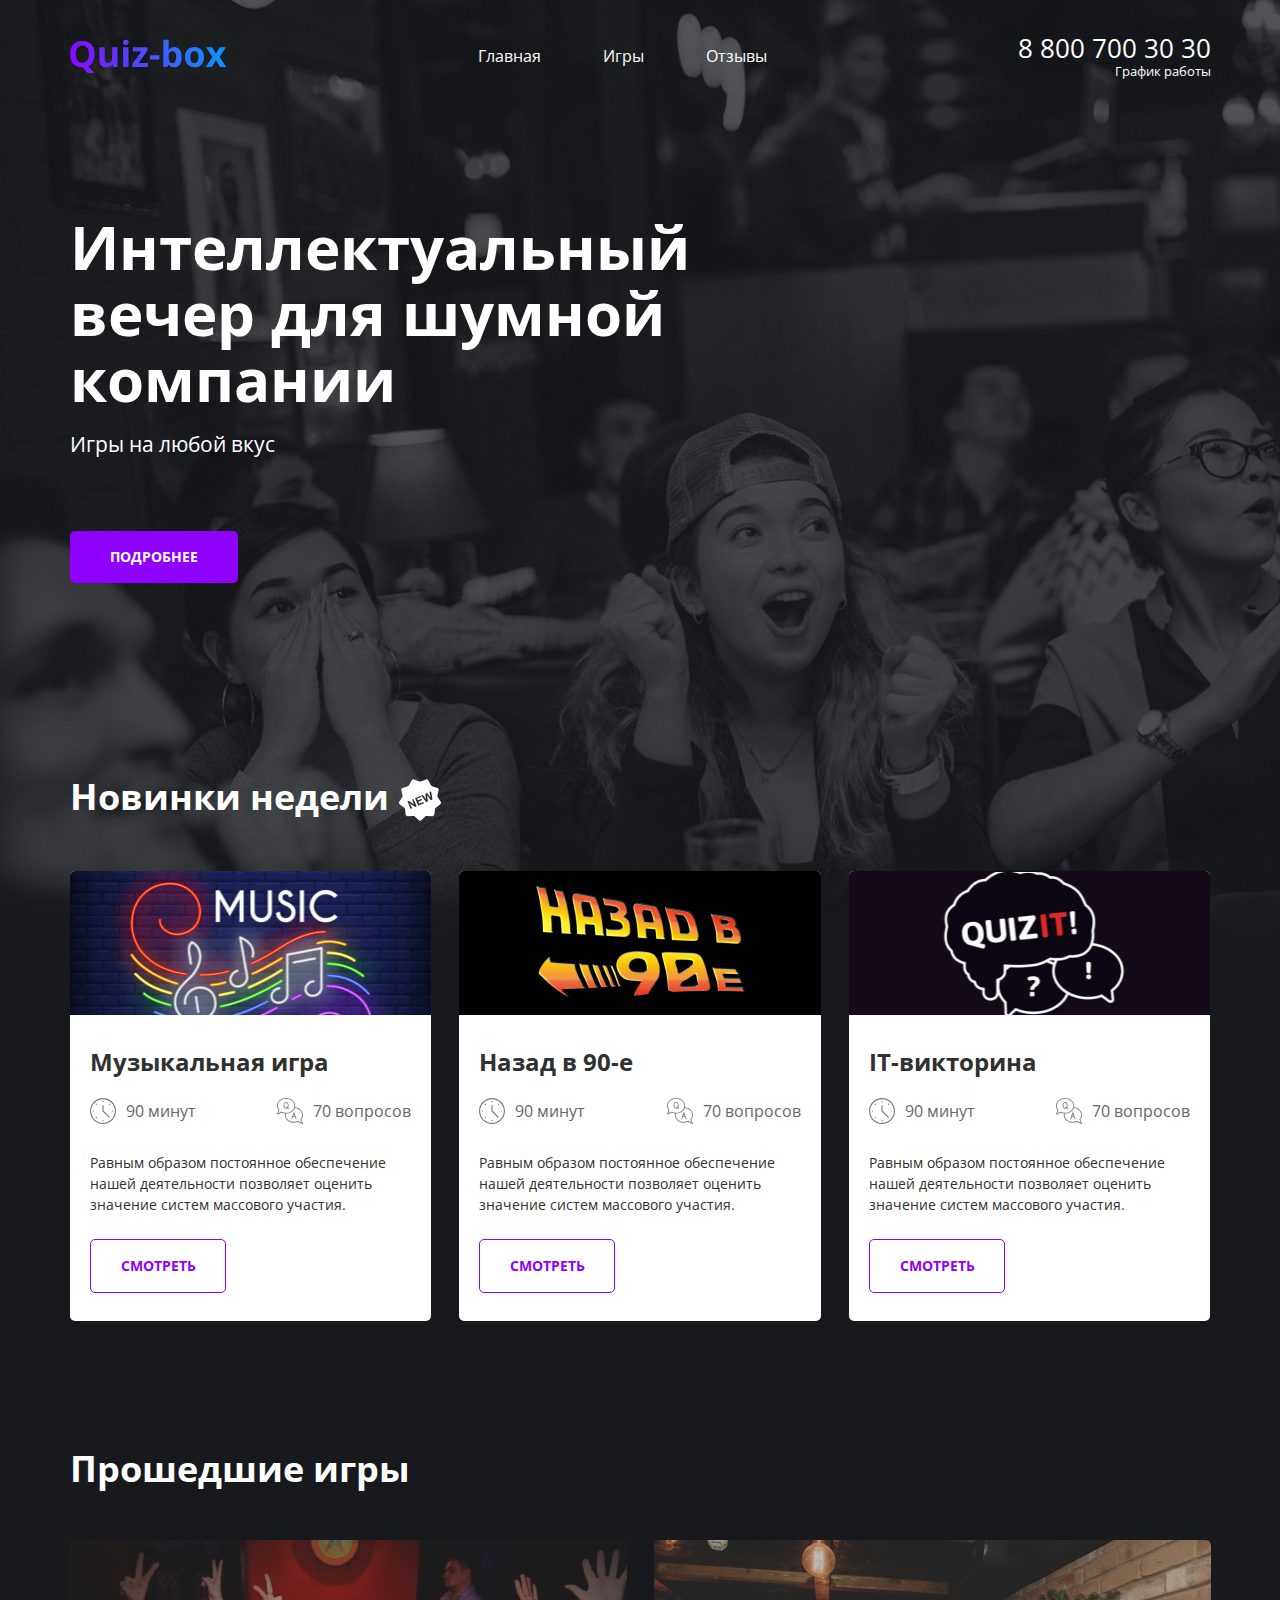
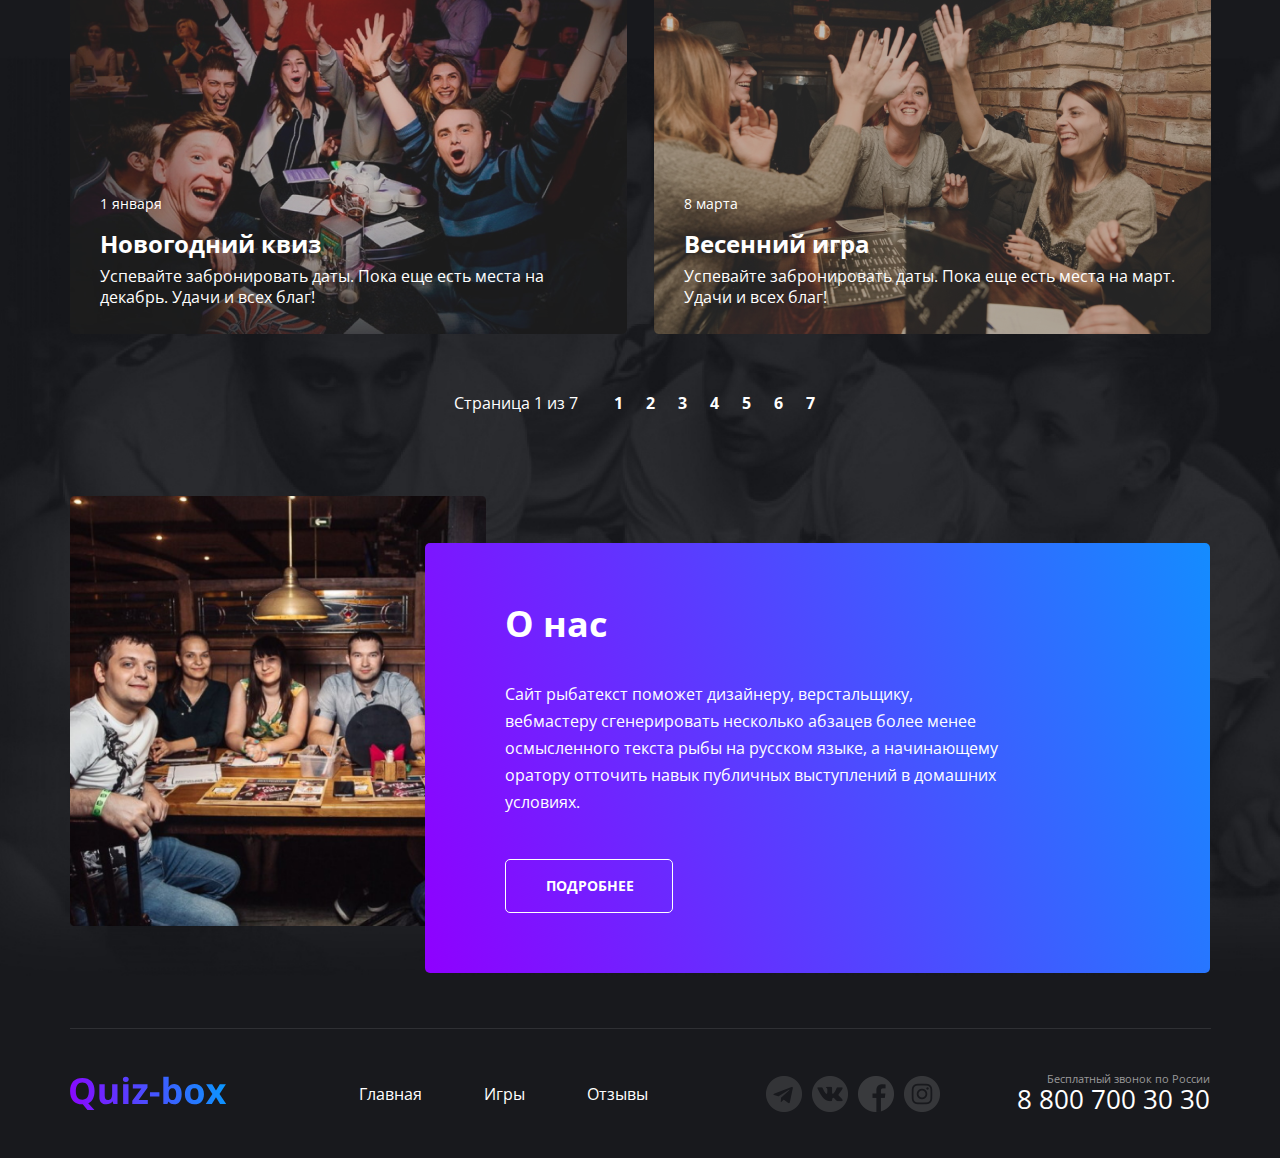
<file: index.html>
<!DOCTYPE html>
<html lang="ru">

<head>
  <meta charset="UTF-8">
  <meta http-equiv="X-UA-Compatible" content="IE=edge">
  <meta name="viewport" content="width=device-width, initial-scale=1.0">
  <title>Quiz | Main</title>
  <link rel="preconnect" href="https://fonts.googleapis.com">
  <link rel="preconnect" href="https://fonts.gstatic.com" crossorigin>
  <link
    href="https://fonts.googleapis.com/css2?family=Open+Sans:ital,wght@0,300;0,400;0,600;0,700;0,800;1,300;1,400;1,600;1,700;1,800&display=swap"
    rel="stylesheet">
  <link rel="stylesheet" href="./style/main.css">
</head>

<body>
  <div class="wrapper">
    <div class="wrapper__content wrapper__content--main">
      <header class="header">
        <div class="container header__container">
          <a href="./index.html" class="logo">
            <img src="./img/logo.svg" alt="Logo" class="logo__img">
          </a>
          <nav class="menu">
            <ul class="menu__list">
              <li class="menu__item"><a href="#" class="menu__link">Главная</a></li>
              <li class="menu__item"><a href="./games.html" class="menu__link">Игры</a></li>
              <li class="menu__item"><a href="./reviews.html" class="menu__link">Отзывы</a></li>
            </ul>
          </nav>
          <adress class="contacts">
            <a href="tel:+78007003030" class="contacts__phone">8 800 700 30 30</a>
            <div class="contacts__dropdown">
              <a class="contacts__dropdown-title">График работы</a>
              <div class="contacts__dropdown-menu">
                <div class="contacts__dropdown-up">пн-вс: 09:00 - 20:00</div>
                <div class="contacts__dropdown-down">Обед: 14:00-14:30</div>
              </div>
            </div>
          </adress>
        </div>
      </header>
      <main class="maincontent">
        <section class="hero">
          <div class="container">
            <h1 class="hero__title">Интеллектуальный вечер для шумной компании</h1>
            <h4 class="hero__subtitle">Игры на любой вкус</h4>
            <a href="#" class="btn">Подробнее</a>
          </div>
        </section>
        <section class="newgames">
          <div class="container">
            <h2 class="title title--icon">Новинки недели</h2>
            <ul class="newgames__list">
              <li class="newgames__item">
                <div class="newgames__header">
                  <img src="./img/music.png" alt="music" class="newgames__header-img">
                </div>
                <div class="newgames__content">
                  <h3 class="newgames__title">Музыкальная игра</h3>
                  <ul class="newgames__list-sub">
                    <li class="newgames__item-sub">
                      <img src="./img/clock.svg" alt="clock" class="newgames__img">
                      <div class="newgames__text">90 минут</div>
                    </li>
                    <li class="newgames__item-sub">
                      <img src="./img/qa.svg" alt="qa" class="newgames__img">
                      <div class="newgames__text">70 вопросов</div>
                    </li>
                  </ul>
                  <p class="newgames__ph">Равным образом постоянное обеспечение нашей деятельности позволяет оценить
                    значение
                    систем массового участия.</p>
                  <a href="#" class="btn btn--color--violet">Смотреть</a>
                </div>
              </li>
              <li class="newgames__item">
                <div class="newgames__header">
                  <img src="./img/90.png" alt="90" class="newgames__header-img">
                </div>
                <div class="newgames__content">
                  <h3 class="newgames__title">Назад в 90-е</h3>
                  <ul class="newgames__list-sub">
                    <li class="newgames__item-sub">
                      <img src="./img/clock.svg" alt="clock" class="newgames__img">
                      <div class="newgames__text">90 минут</div>
                    </li>
                    <li class="newgames__item-sub">
                      <img src="./img/qa.svg" alt="qa" class="newgames__img">
                      <div class="newgames__text">70 вопросов</div>
                    </li>
                  </ul>
                  <p class="newgames__ph">Равным образом постоянное обеспечение нашей деятельности позволяет оценить
                    значение
                    систем массового участия.</p>
                  <a href="#" class="btn btn--color--violet">Смотреть</a>
                </div>
              </li>
              <li class="newgames__item">
                <div class="newgames__header">
                  <img src="./img/IT.png" alt="it" class="newgames__header-img">
                </div>
                <div class="newgames__content">
                  <h3 class="newgames__title">IT-викторина</h3>
                  <ul class="newgames__list-sub">
                    <li class="newgames__item-sub">
                      <img src="./img/clock.svg" alt="clock" class="newgames__img">
                      <div class="newgames__text">90 минут</div>
                    </li>
                    <li class="newgames__item-sub">
                      <img src="./img/qa.svg" alt="qa" class="newgames__img">
                      <div class="newgames__text">70 вопросов</div>
                    </li>
                  </ul>
                  <p class="newgames__ph">Равным образом постоянное обеспечение нашей деятельности позволяет оценить
                    значение
                    систем массового участия.</p>
                  <a href="#" class="btn btn--color--violet">Смотреть</a>
                </div>
              </li>
            </ul>
          </div>
        </section>
        <section class="pastgames">
          <div class="container">
            <h2 class="title">Прошедшие игры</h2>
            <ul class="pastgames__list">
              <li class="pastgames__item single-pastgames">
                <img src="./img/games-1.png" alt="games-1" class="pastgames__cover">
                <div class="single-pastgames__text">
                  <div class="single-pastgames__date">1 января</div>
                  <div class="single-pastgames__title">Новогодний квиз</div>
                  <div class="single-pastgames__subtitle">Успевайте забронировать даты. Пока еще есть места на декабрь. Удачи и
                    всех
                    благ!</div>
                </div>
              </li>
              <li class="pastgames__item single-pastgames">
                <img src="./img/games-2.png" alt="games-1" class="pastgames__cover">
                <div class="single-pastgames__text">
                  <div class="single-pastgames__date">8 марта</div>
                  <div class="single-pastgames__title">Весенний игра</div>
                  <div class="single-pastgames__subtitle">Успевайте забронировать даты. Пока еще есть места на март. Удачи и
                    всех
                    благ!</div>
                </div>
              </li>
            </ul>
            <div class="paginator">
              <div class="paginator__display">Страница 1 из 7</div>
              <ul class="paginator__list">
                <li class="paginator__item"><a href="#" class="paginator__link">1</a></li>
                <li class="paginator__item"><a href="#" class="paginator__link">2</a></li>
                <li class="paginator__item"><a href="#" class="paginator__link">3</a></li>
                <li class="paginator__item"><a href="#" class="paginator__link">4</a></li>
                <li class="paginator__item"><a href="#" class="paginator__link">5</a></li>
                <li class="paginator__item"><a href="#" class="paginator__link">6</a></li>
                <li class="paginator__item"><a href="#" class="paginator__link">7</a></li>
              </ul>
            </div>
          </div>
        </section>
        <section class="about">
          <div class="container">
            <div class="about-content">
              <img src="./img/about.png" alt="about" class="about__img">
              <div class="about__desc">
                <h2 class="title title--light">О нас</h2>
                <div class="about__desc-text">
                  <p>
                    Сайт рыбатекст поможет дизайнеру, верстальщику, вебмастеру сгенерировать несколько абзацев более
                    менее
                    осмысленного текста рыбы на русском языке, а начинающему оратору отточить навык публичных
                    выступлений в
                    домашних условиях.
                  </p>
                </div>
                <a href="#" class="btn btn--color--white">Подробнее</a>
              </div>
            </div>
          </div>
        </section>
      </main>
      <footer class="footer">
        <div class="container footer__container">
          <a href="./index.html" class="logo">
            <img src="./img/logo.svg" alt="Logo" class="logo__img">
          </a>
          <nav class="menu menu--footer">
            <ul class="menu__list">
              <li class="menu__item"><a href="#" class="menu__link">Главная</a></li>
              <li class="menu__item"><a href="./games.html" class="menu__link">Игры</a></li>
              <li class="menu__item"><a href="./reviews.html" class="menu__link">Отзывы</a></li>
            </ul>
          </nav>
          <ul class="socials">
            <li class="socials__item">
              <a href="#" class="socials__link">
                <img src="./img/socials/telegram.svg" alt="telegram" class="socials__img">
              </a>
            </li>
            <li class="socials__item">
              <a href="#" class="socials__link">
                <img src="./img/socials/vk.svg" alt="vk" class="socials__img">
              </a>
            </li>
            <li class="socials__item">
              <a href="#" class="socials__link">
                <img src="./img/socials/f.svg" alt="facebook" class="socials__img">
              </a>
            </li>
            <li class="socials__item">
              <a href="#" class="socials__link">
                <img src="./img/socials/in.svg" alt="instagram" class="socials__img">
              </a>
            </li>
          </ul>
          <adress class="contacts">
            <div class="contacts__desc">Бесплатный звонок по России</div>
            <a href="tel:+78007003030" class="contacts__phone">8 800 700 30 30</a>
          </adress>
        </div>
      </footer>
    </div>
  </div>
</body>

</html>
</file>
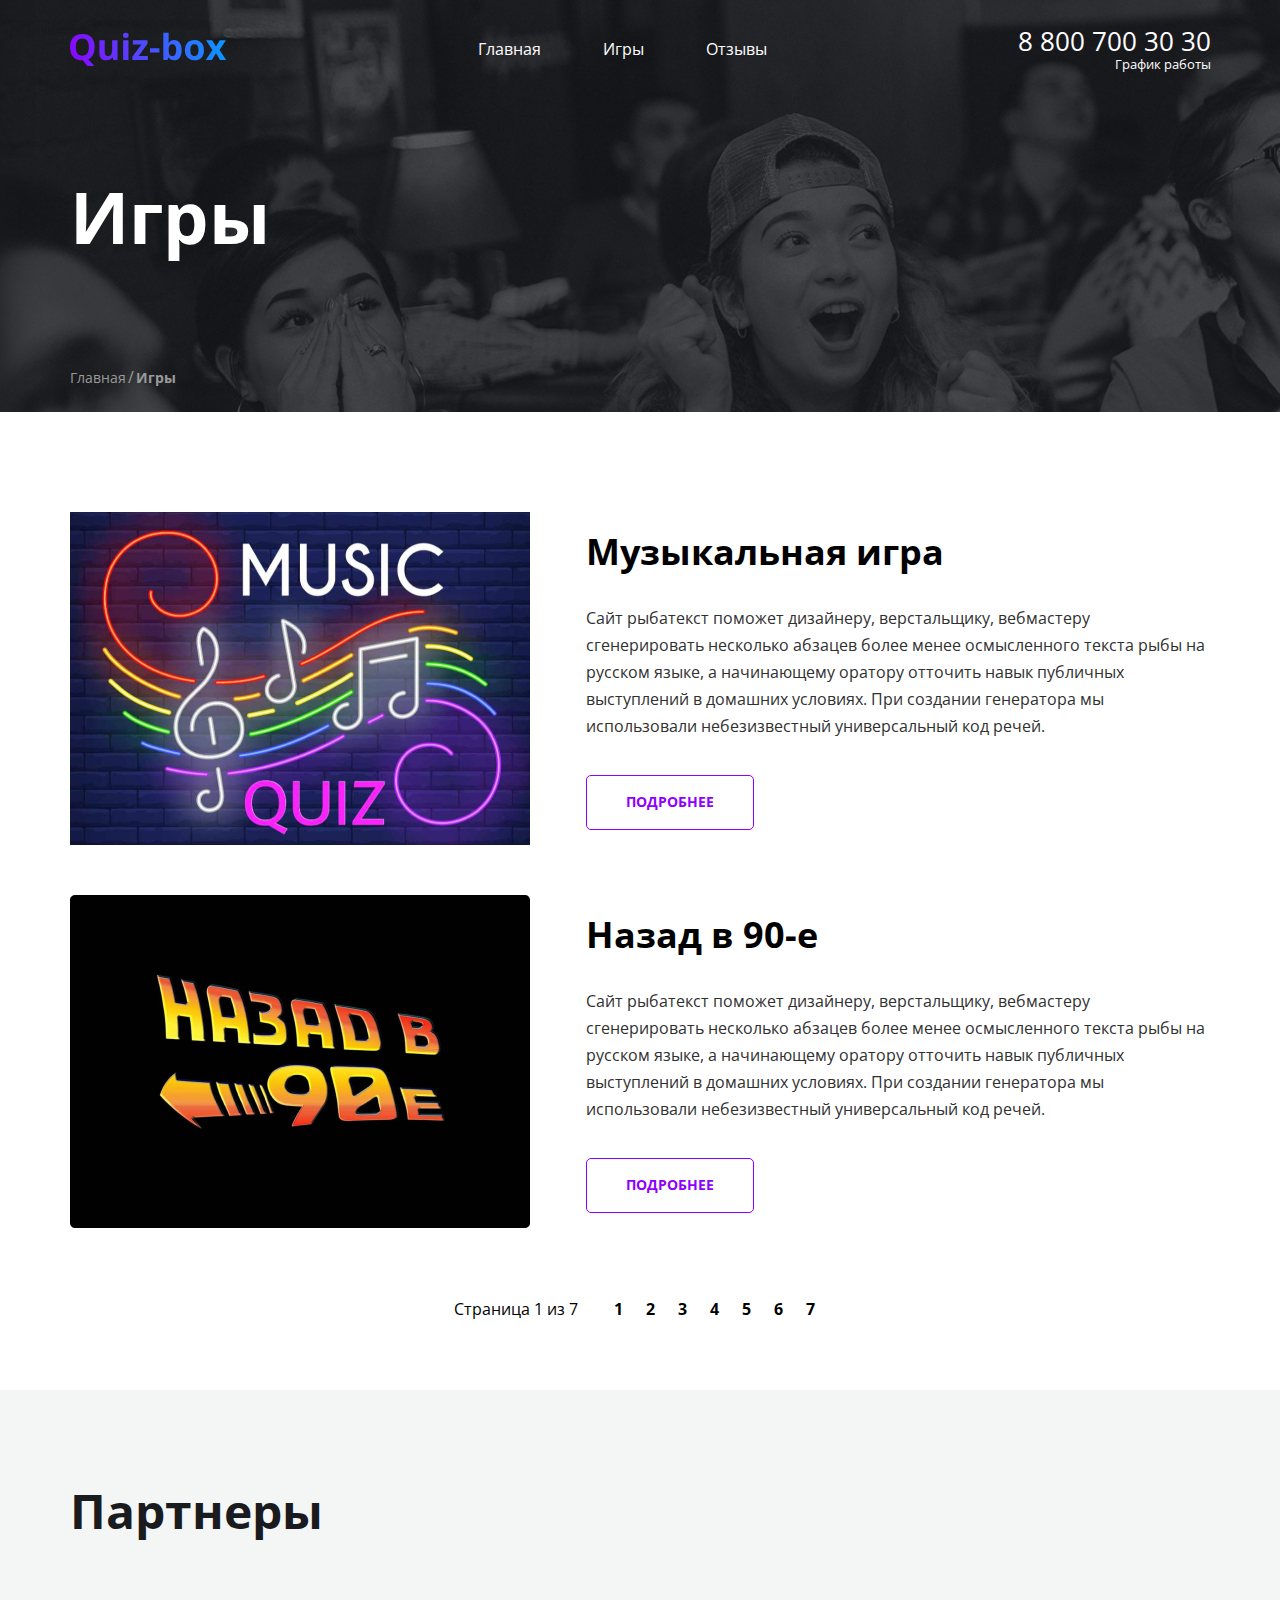
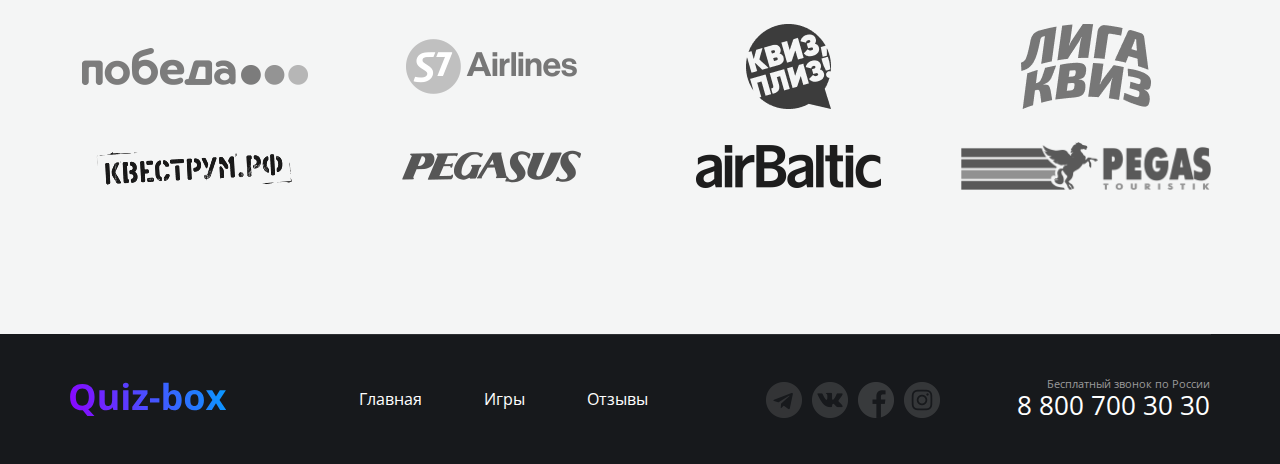
<file: games.html>
<!DOCTYPE html>
<html lang="ru">

<head>
  <meta charset="UTF-8">
  <meta http-equiv="X-UA-Compatible" content="IE=edge">
  <meta name="viewport" content="width=device-width, initial-scale=1.0">
  <title>Quiz | Games</title>
  <link rel="preconnect" href="https://fonts.googleapis.com">
  <link rel="preconnect" href="https://fonts.gstatic.com" crossorigin>
  <link
    href="https://fonts.googleapis.com/css2?family=Open+Sans:ital,wght@0,300;0,400;0,600;0,700;0,800;1,300;1,400;1,600;1,700;1,800&display=swap"
    rel="stylesheet">
  <link rel="stylesheet" href="./style/main.css">
</head>

<body>
  <div class="wrapper">
    <div class="wrapper__content">
      <section class="top-line">
        <header class="header top-line__header">
          <div class="container header__container">
            <a href="./index.html" class="logo">
              <img src="./img/logo.svg" alt="Logo" class="logo__img">
            </a>
            <nav class="menu">
              <ul class="menu__list">
                <li class="menu__item"><a href="./index.html" class="menu__link">Главная</a></li>
                <li class="menu__item"><a href="#" class="menu__link">Игры</a></li>
                <li class="menu__item"><a href="./reviews.html" class="menu__link">Отзывы</a></li>
              </ul>
            </nav>
            <adress class="contacts">
              <a href="tel:+78007003030" class="contacts__phone">8 800 700 30 30</a>
              <div class="contacts__dropdown">
                <a class="contacts__dropdown-title">График работы</a>
                <div class="contacts__dropdown-menu">
                  <div class="contacts__dropdown-up">пн-вс: 09:00 - 20:00</div>
                  <div class="contacts__dropdown-down">Обед: 14:00-14:30</div>
                </div>
              </div>
            </adress>
          </div>
        </header>
        <div class="container top-line__container">
          <h1 class="page-title">Игры</h1>
          <nav class="breadcrumbs">
            <ul class="breadcrumbs__list">
              <li class="breadcrumbs__item">
                <a href="./index.html" class="breadcrumbs__link">Главная</a>
              </li>
              <li class="breadcrumbs__item breadcrumbs__item--active">
                <a href="#" class="breadcrumbs__link">Игры</a>
              </li>
            </ul>
          </nav>
        </div>
      </section>
      <main class="page-content">
        <section class="games">
          <div class="container">
            <ul class="games__list">
              <li class="games__item game">
                <div class="game__img">
                  <img src="./img/music-games.jpg" alt="games" class="game__img-elem">
                </div>
                <div class="game__content">
                  <h2 class="game__title">Музыкальная игра</h2>
                  <div class="game__desc">
                    <p>Сайт рыбатекст поможет дизайнеру, верстальщику, вебмастеру сгенерировать несколько абзацев более
                      менее осмысленного текста рыбы на русском языке, а начинающему оратору отточить навык публичных
                      выступлений в домашних условиях. При создании генератора мы использовали небезизвестный
                      универсальный код речей.</p>
                  </div>
                  <a href="#" class="btn btn--color--violet game__btn">Подробнее</a>
                </div>
              </li>
              <li class="games__item game">
                <div class="game__img">
                  <img src="./img/90-games.jpg" alt="games" class="game__img-elem">
                </div>
                <div class="game__content">
                  <h2 class="game__title">Назад в 90-е</h2>
                  <div class="game__desc">
                    <p>Сайт рыбатекст поможет дизайнеру, верстальщику, вебмастеру сгенерировать несколько абзацев более
                      менее осмысленного текста рыбы на русском языке, а начинающему оратору отточить навык публичных
                      выступлений в домашних условиях. При создании генератора мы использовали небезизвестный
                      универсальный код речей.</p>
                  </div>
                  <a href="#" class="btn btn--color--violet game__btn">Подробнее</a>
                </div>
              </li>
            </ul>
            <div class="paginator paginator--theme--light">
              <div class="paginator__display">Страница 1 из 7</div>
              <ul class="paginator__list">
                <li class="paginator__item"><a href="#" class="paginator__link">1</a></li>
                <li class="paginator__item"><a href="#" class="paginator__link">2</a></li>
                <li class="paginator__item"><a href="#" class="paginator__link">3</a></li>
                <li class="paginator__item"><a href="#" class="paginator__link">4</a></li>
                <li class="paginator__item"><a href="#" class="paginator__link">5</a></li>
                <li class="paginator__item"><a href="#" class="paginator__link">6</a></li>
                <li class="paginator__item"><a href="#" class="paginator__link">7</a></li>
              </ul>
            </div>
          </div>
        </section>
        <section class="inner-section inner-section--bg--grey">
          <div class="container">
            <h2 class="inner-section__title">Партнеры</h2>
            <ul class="partners">
              <li class="partners__item">
                <a href="#" class="partners__link">
                  <img src="./img/partners/pobeda.png" alt="pobeda">
                </a>
              </li>
              <li class="partners__item">
                <a href="#" class="partners__link">
                  <img src="./img/partners/s7.png" alt="s7">
                </a>
              </li>
              <li class="partners__item">
                <a href="#" class="partners__link">
                  <img src="./img/partners/please.png" alt="please">
                </a>
              </li>
              <li class="partners__item">
                <a href="#" class="partners__link">
                  <img src="./img/partners/liga.png" alt="liga">
                </a>
              </li>
              <li class="partners__item">
                <a href="#" class="partners__link">
                  <img src="./img/partners/questroom.png" alt="questroom">
                </a>
              </li>
              <li class="partners__item">
                <a href="#" class="partners__link">
                  <img src="./img/partners/pegasus.png" alt="pegasus">
                </a>
              </li>
              <li class="partners__item">
                <a href="#" class="partners__link">
                  <img src="./img/partners/airbaltic.png" alt="airbaltic">
                </a>
              </li>
              <li class="partners__item">
                <a href="#" class="partners__link">
                  <img src="./img/partners/pegas.png" alt="pegas">
                </a>
              </li>
            </ul>
          </div>
        </section>
      </main>
      <footer class="footer inner-footer">
        <div class="container footer__container">
          <a href="./index.html" class="logo">
            <img src="./img/logo.svg" alt="Logo" class="logo__img">
          </a>
          <nav class="menu menu--footer">
            <ul class="menu__list">
              <li class="menu__item"><a href="./index.html" class="menu__link">Главная</a></li>
              <li class="menu__item"><a href="#" class="menu__link">Игры</a></li>
              <li class="menu__item"><a href="./reviews.html" class="menu__link">Отзывы</a></li>
            </ul>
          </nav>
          <ul class="socials">
            <li class="socials__item">
              <a href="#" class="socials__link">
                <img src="./img/socials/telegram.svg" alt="telegram" class="socials__img">
              </a>
            </li>
            <li class="socials__item">
              <a href="#" class="socials__link">
                <img src="./img/socials/vk.svg" alt="vk" class="socials__img">
              </a>
            </li>
            <li class="socials__item">
              <a href="#" class="socials__link">
                <img src="./img/socials/f.svg" alt="facebook" class="socials__img">
              </a>
            </li>
            <li class="socials__item">
              <a href="#" class="socials__link">
                <img src="./img/socials/in.svg" alt="instagram" class="socials__img">
              </a>
            </li>
          </ul>
          <adress class="contacts">
            <div class="contacts__desc">Бесплатный звонок по России</div>
            <a href="tel:+78007003030" class="contacts__phone">8 800 700 30 30</a>
          </adress>
        </div>
      </footer>
    </div>
  </div>
</body>

</html>
</file>
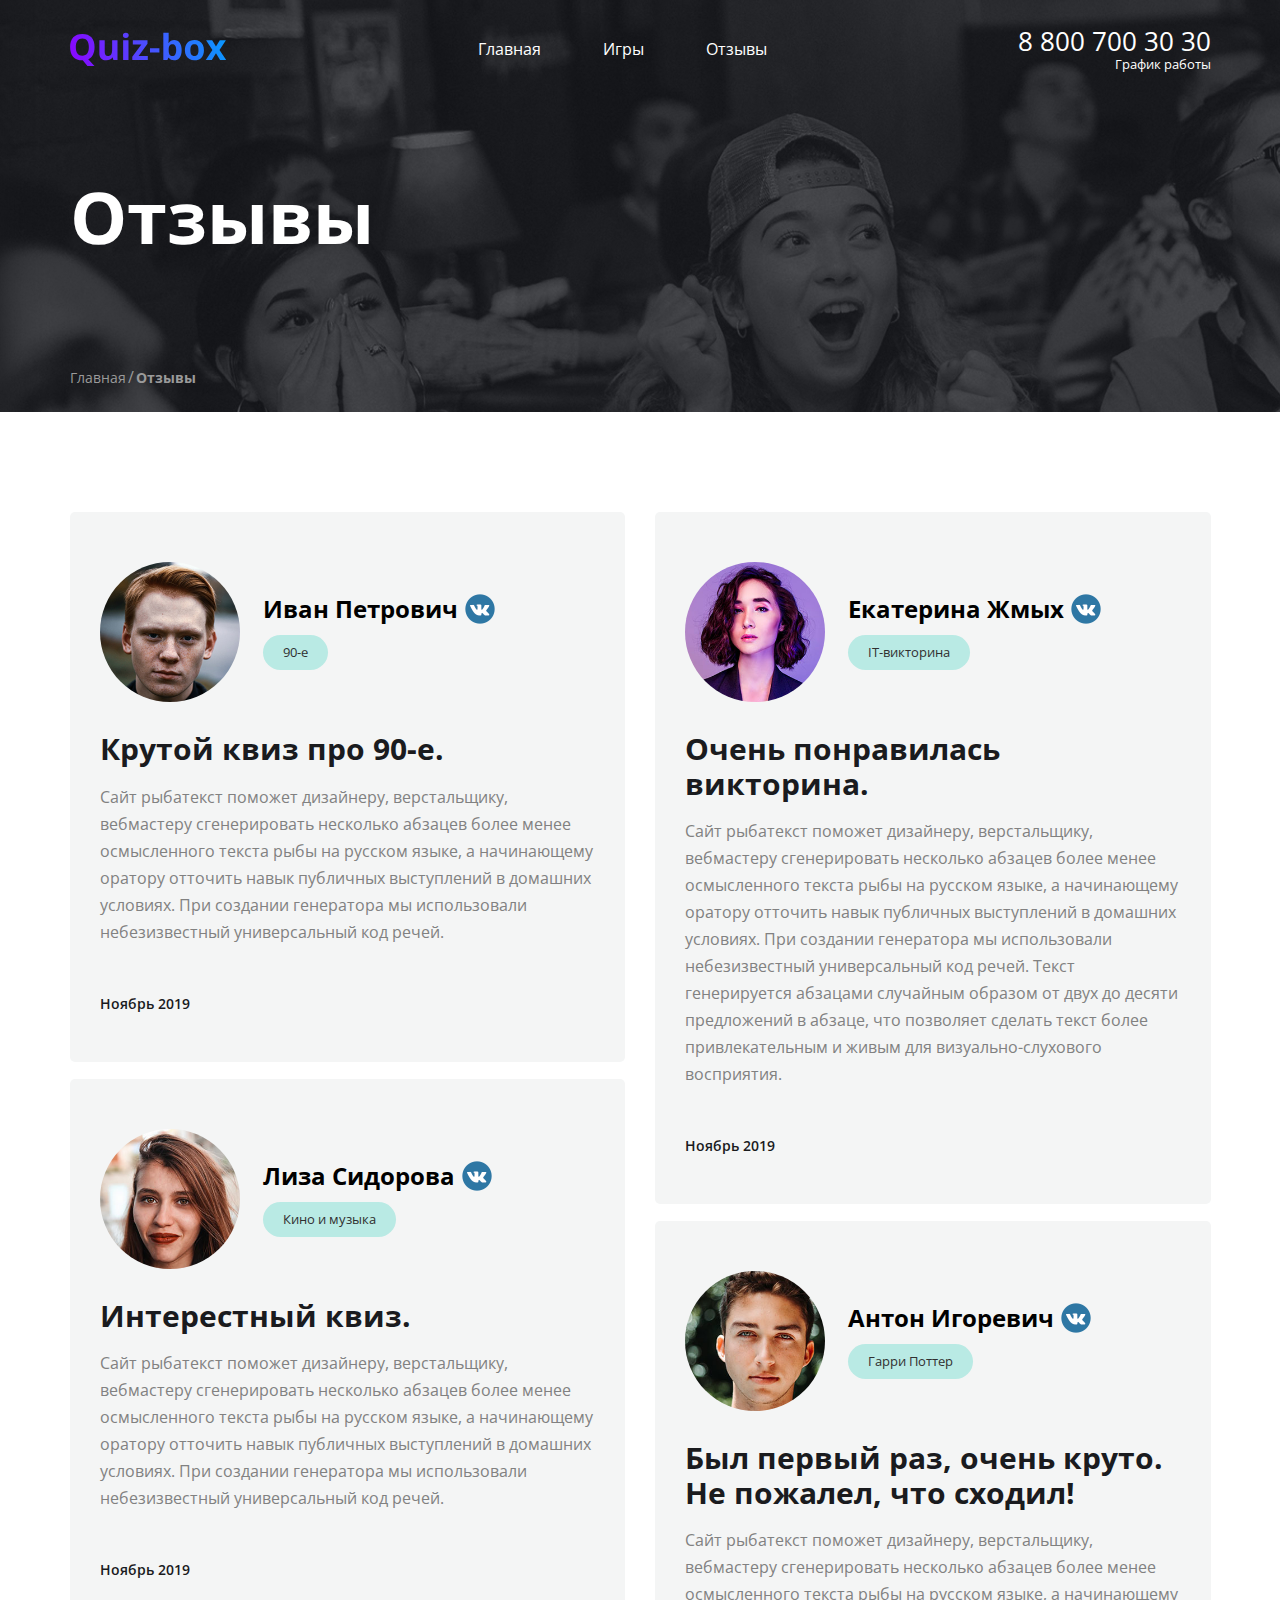
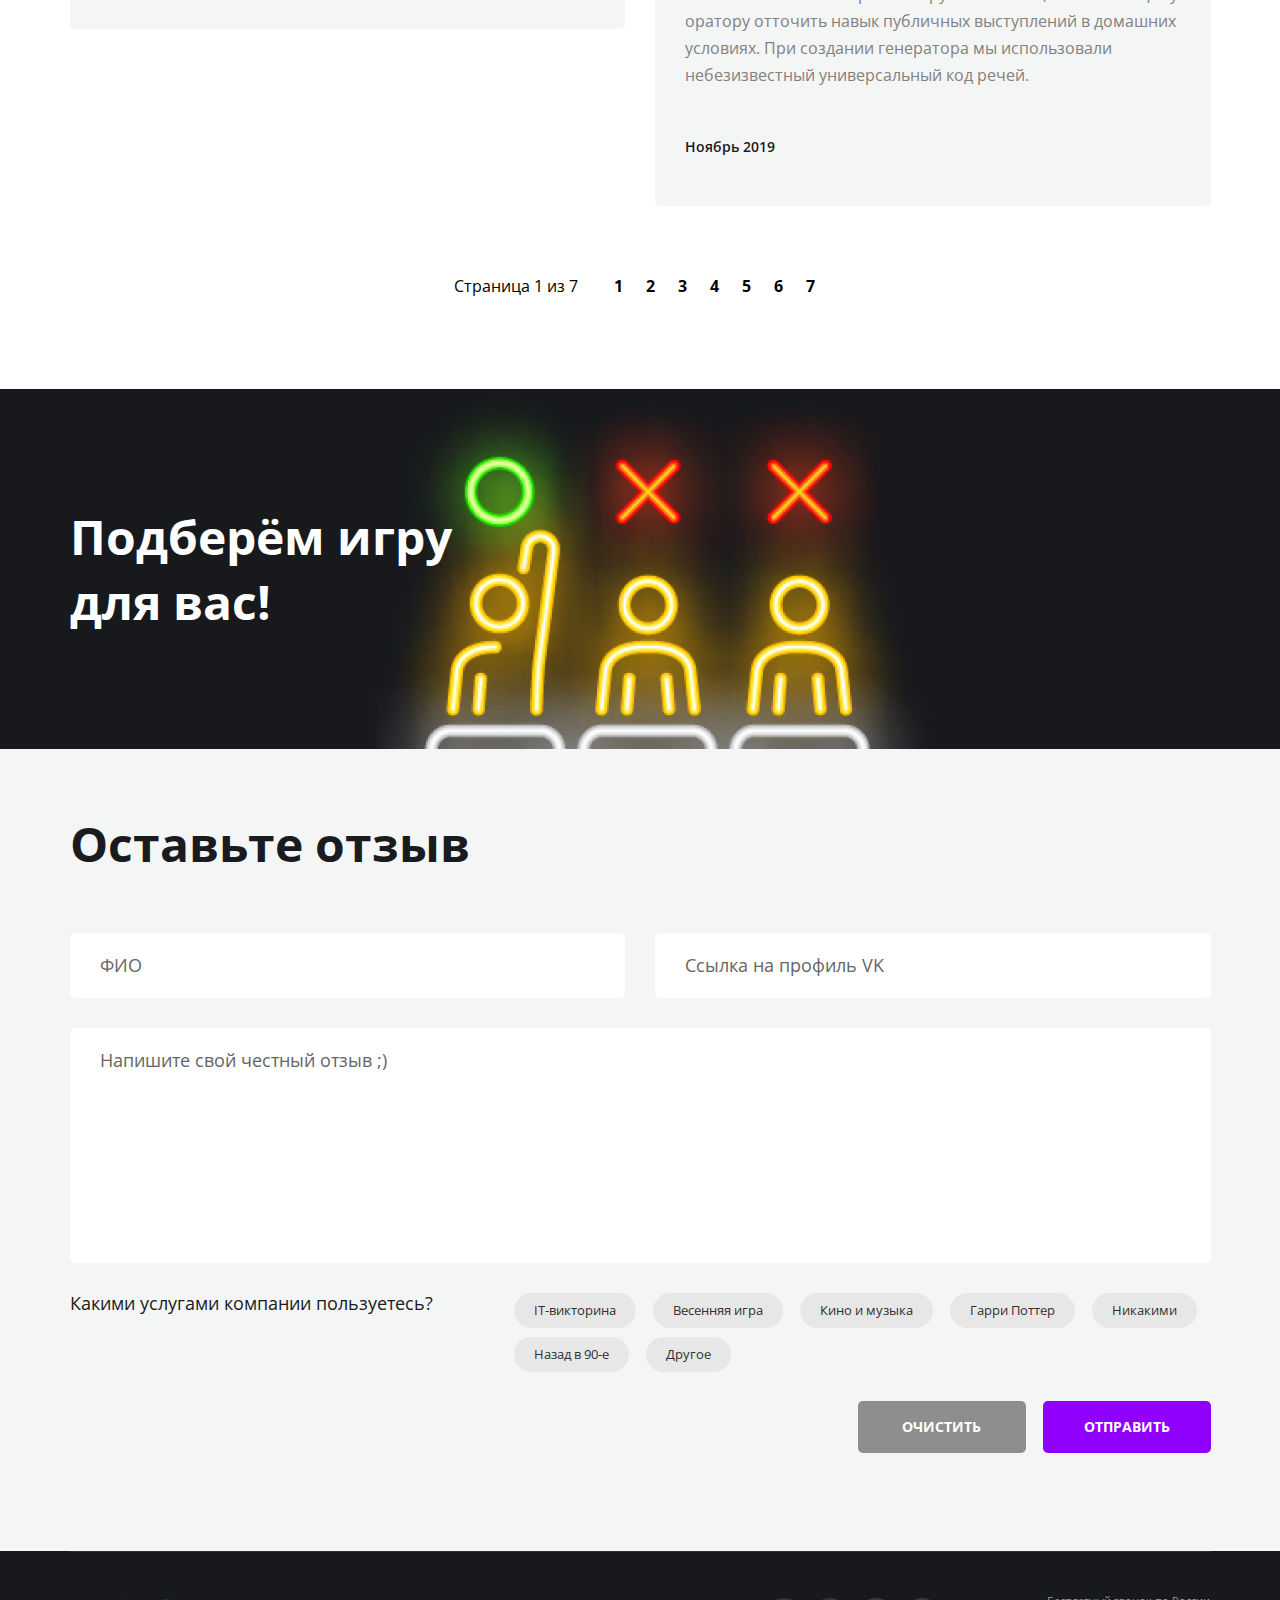
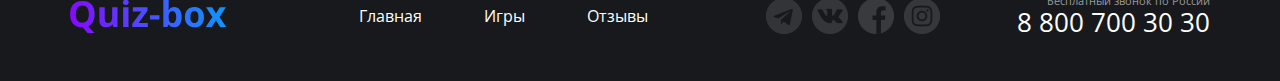
<file: reviews.html>
<!DOCTYPE html>
<html lang="ru">

<head>
  <meta charset="UTF-8">
  <meta http-equiv="X-UA-Compatible" content="IE=edge">
  <meta name="viewport" content="width=device-width, initial-scale=1.0">
  <title>Quiz | Reviews</title>
  <link rel="preconnect" href="https://fonts.googleapis.com">
  <link rel="preconnect" href="https://fonts.gstatic.com" crossorigin>
  <link
    href="https://fonts.googleapis.com/css2?family=Open+Sans:ital,wght@0,300;0,400;0,600;0,700;0,800;1,300;1,400;1,600;1,700;1,800&display=swap"
    rel="stylesheet">
  <link rel="stylesheet" href="./style/main.css">
</head>

<body>
  <div class="wrapper">
    <div class="wrapper__content">
      <section class="top-line">
        <header class="header top-line__header">
          <div class="container header__container">
            <a href="./index.html" class="logo">
              <img src="./img/logo.svg" alt="Logo" class="logo__img">
            </a>
            <nav class="menu">
              <ul class="menu__list">
                <li class="menu__item"><a href="./index.html" class="menu__link">Главная</a></li>
                <li class="menu__item"><a href="./games.html" class="menu__link">Игры</a></li>
                <li class="menu__item"><a href="#" class="menu__link">Отзывы</a></li>
              </ul>
            </nav>
            <adress class="contacts">
              <a href="tel:+78007003030" class="contacts__phone">8 800 700 30 30</a>
              <div class="contacts__dropdown">
                <a class="contacts__dropdown-title">График работы</a>
                <div class="contacts__dropdown-menu">
                  <div class="contacts__dropdown-up">пн-вс: 09:00 - 20:00</div>
                  <div class="contacts__dropdown-down">Обед: 14:00-14:30</div>
                </div>
              </div>
            </adress>
          </div>
        </header>
        <div class="container top-line__container">
          <h1 class="page-title">Отзывы</h1>
          <nav class="breadcrumbs">
            <ul class="breadcrumbs__list">
              <li class="breadcrumbs__item">
                <a href="./index.html" class="breadcrumbs__link">Главная</a>
              </li>
              <li class="breadcrumbs__item breadcrumbs__item--active">
                <a href="#" class="breadcrumbs__link">Отзывы</a>
              </li>
            </ul>
          </nav>
        </div>
      </section>
      <main class="page-content">
        <section class="reviews">
          <div class="container">
            <ul class="reviews__list">
              <li class="reviews__item review">
                <div class="review__header">
                  <div class="review_photo">
                    <div class="avatar">
                      <img src="./img/reviews/review-1.jpg" alt="review-1">
                    </div>
                  </div>
                  <div class="review__userdata">
                    <a href="#" class="review__user">Иван Петрович</a>
                    <ul class="review__tags">
                      <li class="review__tags-item tag tag--bg--green">90-е</li>
                    </ul>
                  </div>
                </div>
                <div class="review__content">
                  <h3 class="review__title">Крутой квиз про 90-е.</h3>
                  <div class="review__content-text">
                    <p>Сайт рыбатекст поможет дизайнеру, верстальщику, вебмастеру сгенерировать несколько абзацев более менее осмысленного текста рыбы на русском языке, а начинающему оратору отточить навык публичных выступлений в домашних условиях. При создании генератора мы использовали небезизвестный универсальный код речей. </p>
                  </div>
                  <time class="review__date">Ноябрь 2019</time>
                </div>
              </li>
              <li class="reviews__item review">
                <div class="review__header">
                  <div class="review_photo">
                    <div class="avatar">
                      <img src="./img/reviews/review-3.jpg" alt="review-3">
                    </div>
                  </div>
                  <div class="review__userdata">
                    <a href="#" class="review__user">Лиза Сидорова</a>
                    <ul class="review__tags">
                      <li class="review__tags-item tag tag--bg--green">Кино и музыка</li>
                    </ul>
                  </div>
                </div>
                <div class="review__content">
                  <h3 class="review__title">Интерестный квиз.</h3>
                  <div class="review__content-text">
                    <p>Сайт рыбатекст поможет дизайнеру, верстальщику, вебмастеру сгенерировать несколько абзацев более менее осмысленного текста рыбы на русском языке, а начинающему оратору отточить навык публичных выступлений в домашних условиях. При создании генератора мы использовали небезизвестный универсальный код речей. </p>
                  </div>
                  <time class="review__date">Ноябрь 2019</time>
                </div>
              </li>
              <li class="reviews__item review">
                <div class="review__header">
                  <div class="review_photo">
                    <div class="avatar">
                      <img src="./img/reviews/review-2.jpg" alt="review-2">
                    </div>
                  </div>
                  <div class="review__userdata">
                    <a href="#" class="review__user">Екатерина Жмых</a>
                    <ul class="review__tags">
                      <li class="review__tags-item tag tag--bg--green">IT-викторина</li>
                    </ul>
                  </div>
                </div>
                <div class="review__content">
                  <h3 class="review__title">Очень понравилась 
                    викторина.</h3>
                  <div class="review__content-text">
                    <p>Сайт рыбатекст поможет дизайнеру, верстальщику, вебмастеру сгенерировать несколько абзацев более менее осмысленного текста рыбы на русском языке, а начинающему оратору отточить навык публичных выступлений в домашних условиях. При создании генератора мы использовали небезизвестный универсальный код речей. Текст генерируется абзацами случайным образом от двух до десяти предложений в абзаце, что позволяет сделать текст более привлекательным и живым для визуально-слухового восприятия.</p>
                  </div>
                  <time class="review__date">Ноябрь 2019</time>
                </div>
              </li>           
              <li class="reviews__item review">
                <div class="review__header">
                  <div class="review_photo">
                    <div class="avatar">
                      <img src="./img/reviews/review-4.jpg" alt="review-4">
                    </div>
                  </div>
                  <div class="review__userdata">
                    <a href="#" class="review__user">Антон Игоревич</a>
                    <ul class="review__tags">
                      <li class="review__tags-item tag tag--bg--green">Гарри Поттер</li>
                    </ul>
                  </div>
                </div>
                <div class="review__content">
                  <h3 class="review__title">Был первый раз, очень круто.
                    Не пожалел, что сходил!</h3>
                  <div class="review__content-text">
                    <p>Сайт рыбатекст поможет дизайнеру, верстальщику, вебмастеру сгенерировать несколько абзацев более менее осмысленного текста рыбы на русском языке, а начинающему оратору отточить навык публичных выступлений в домашних условиях. При создании генератора мы использовали небезизвестный универсальный код речей.</p>
                  </div>
                  <time class="review__date">Ноябрь 2019</time>
                </div>
              </li>
            </ul>
            <div class="paginator paginator--theme--light">
              <div class="paginator__display">Страница 1 из 7</div>
              <ul class="paginator__list">
                <li class="paginator__item"><a href="#" class="paginator__link">1</a></li>
                <li class="paginator__item"><a href="#" class="paginator__link">2</a></li>
                <li class="paginator__item"><a href="#" class="paginator__link">3</a></li>
                <li class="paginator__item"><a href="#" class="paginator__link">4</a></li>
                <li class="paginator__item"><a href="#" class="paginator__link">5</a></li>
                <li class="paginator__item"><a href="#" class="paginator__link">6</a></li>
                <li class="paginator__item"><a href="#" class="paginator__link">7</a></li>
              </ul>
            </div>
          </div>
        </section>
        <section class="separator">
          <div class="container">
            <div class="separator__content">
              <h2 class="separator__title">Подберём игру для вас!</h2>
            </div>
          </div>
        </section>
        <section class="inner-section inner-section--bg--grey inner-section--review">
          <div class="container">
            <h2 class="inner-section__title inner-section__title--review">Оставьте отзыв</h2>
            <form class="form">
              <div class="form__row">
                <input type="text" placeholder="ФИО" class="form__input">
                <input type="text" placeholder="Ссылка на профиль VK" class="form__input">
              </div>
              <div class="form__row">
                <textarea placeholder="Напишите свой честный отзыв ;)" class="form__input form__input--textarea"></textarea>
              </div>
              <div class="form__controls">
                <div class="form__controls-title">Какими услугами компании пользуетесь?</div>
                <ul class="controls">
                  <li class="controls__item">
                    <label class="controls__elem">
                      <input type="checkbox" class="controls__checkbox">
                      <div class="tag controls__tag">IT-викторина</div>
                    </label>
                  </li>
                  <li class="controls__item">
                    <label class="controls__elem">
                      <input type="checkbox" class="controls__checkbox">
                      <div class="tag controls__tag">Весенняя игра</div>
                    </label>
                  </li>
                  <li class="controls__item">
                    <label class="controls__elem">
                      <input type="checkbox" class="controls__checkbox">
                      <div class="tag controls__tag">Кино и музыка</div>
                    </label>
                  </li>
                  <li class="controls__item">
                    <label class="controls__elem">
                      <input type="checkbox" class="controls__checkbox">
                      <div class="tag controls__tag">Гарри Поттер</div>
                    </label>
                  </li>
                  <li class="controls__item">
                    <label class="controls__elem">
                      <input type="checkbox" class="controls__checkbox">
                      <div class="tag controls__tag">Никакими</div>
                    </label>
                  </li>
                  <li class="controls__item">
                    <label class="controls__elem">
                      <input type="checkbox" class="controls__checkbox">
                      <div class="tag controls__tag">Назад в 90-е</div>
                    </label>
                  </li>
                  <li class="controls__item">
                    <label class="controls__elem">
                      <input type="checkbox" class="controls__checkbox">
                      <div class="tag controls__tag">Другое</div>
                    </label>
                  </li>
                </ul>
              </div>
              <div class="form__btns">
                <button type="reset" class="btn form__btn btn--color--grey">Очистить</button>
                <button type="submit" class="btn form__btn">Отправить</button>
              </div>
            </form>
          </div>
        </section>
      </main>
      <footer class="footer inner-footer">
        <div class="container footer__container">
          <a href="./index.html" class="logo">
            <img src="./img/logo.svg" alt="Logo" class="logo__img">
          </a>
          <nav class="menu menu--footer">
            <ul class="menu__list">
              <li class="menu__item"><a href="./index.html" class="menu__link">Главная</a></li>
              <li class="menu__item"><a href="./games.html" class="menu__link">Игры</a></li>
              <li class="menu__item"><a href="#" class="menu__link">Отзывы</a></li>
            </ul>
          </nav>
          <ul class="socials">
            <li class="socials__item">
              <a href="#" class="socials__link">
                <img src="./img/socials/telegram.svg" alt="telegram" class="socials__img">
              </a>
            </li>
            <li class="socials__item">
              <a href="#" class="socials__link">
                <img src="./img/socials/vk.svg" alt="vk" class="socials__img">
              </a>
            </li>
            <li class="socials__item">
              <a href="#" class="socials__link">
                <img src="./img/socials/f.svg" alt="facebook" class="socials__img">
              </a>
            </li>
            <li class="socials__item">
              <a href="#" class="socials__link">
                <img src="./img/socials/in.svg" alt="instagram" class="socials__img">
              </a>
            </li>
          </ul>
          <adress class="contacts">
            <div class="contacts__desc">Бесплатный звонок по России</div>
            <a href="tel:+78007003030" class="contacts__phone">8 800 700 30 30</a>
          </adress>
        </div>
      </footer>
    </div>
  </div>
</body>

</html>
</file>
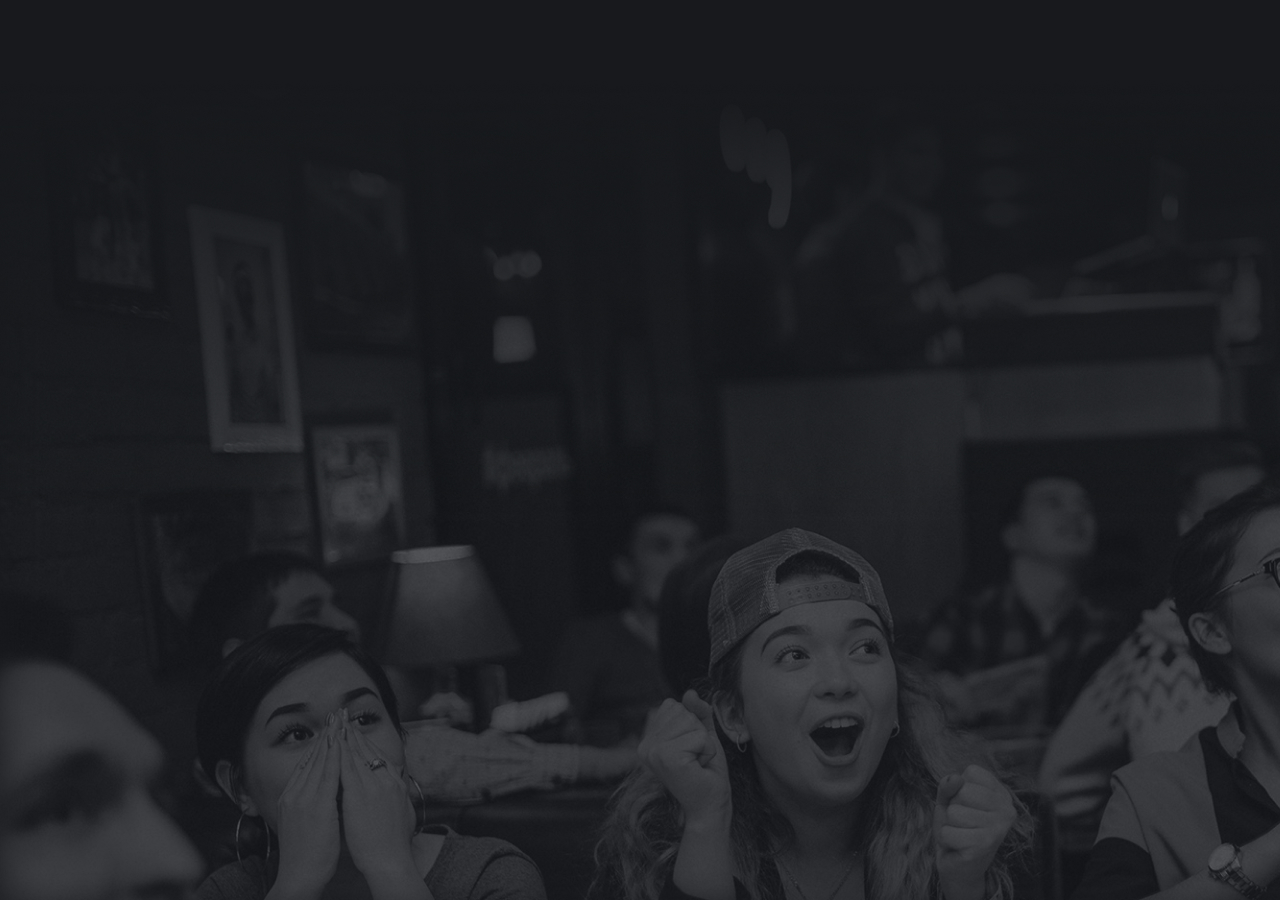
<file: welcome.html>
<!DOCTYPE html>
<html lang="ru">

<head>
  <meta charset="UTF-8">
  <meta http-equiv="X-UA-Compatible" content="IE=edge">
  <meta name="viewport" content="width=device-width, initial-scale=1.0">
  <title>Quiz | Welcome Page</title>
  <link rel="preconnect" href="https://fonts.googleapis.com">
  <link rel="preconnect" href="https://fonts.gstatic.com" crossorigin>
  <link
    href="https://fonts.googleapis.com/css2?family=Open+Sans:ital,wght@0,300;0,400;0,600;0,700;0,800;1,300;1,400;1,600;1,700;1,800&display=swap"
    rel="stylesheet">
  <link rel="stylesheet" href="./style/main.css">
</head>

<body>
  <div class="welcome">
    <div class="welcome__container">
      <div class="central">
        <img src="./img/Quiz-box-welcome.svg" alt="logo" class="central__logo">
        <a href="./index.html" class="btn">Войти</a>
      </div>
    </div>
  </div>
</body>
</html>
</file>
<file: style/main.css>
@import url(./layout/normalize.css);
@import url(./layout/base.css);

@import url(./blocks/header.css);
@import url(./blocks/menu.css);
@import url(./blocks/contacts.css);
@import url(./blocks/hero.css);
@import url(./blocks/newgames.css);
@import url(./blocks/pastgames.css);
@import url(./blocks/paginator.css);
@import url(./blocks/about.css);
@import url(./blocks/footer.css);
@import url(./blocks/socials.css);

@import url(./blocks/top-line.css);
@import url(./blocks/breadcrumbs.css);
@import url(./blocks/games.css);
@import url(./blocks/inner-section.css);

@import url(./blocks/welcome.css);

@import url(./blocks/reviews.css);
@import url(./blocks/separator.css);
@import url(./blocks/form.css);
</file>
